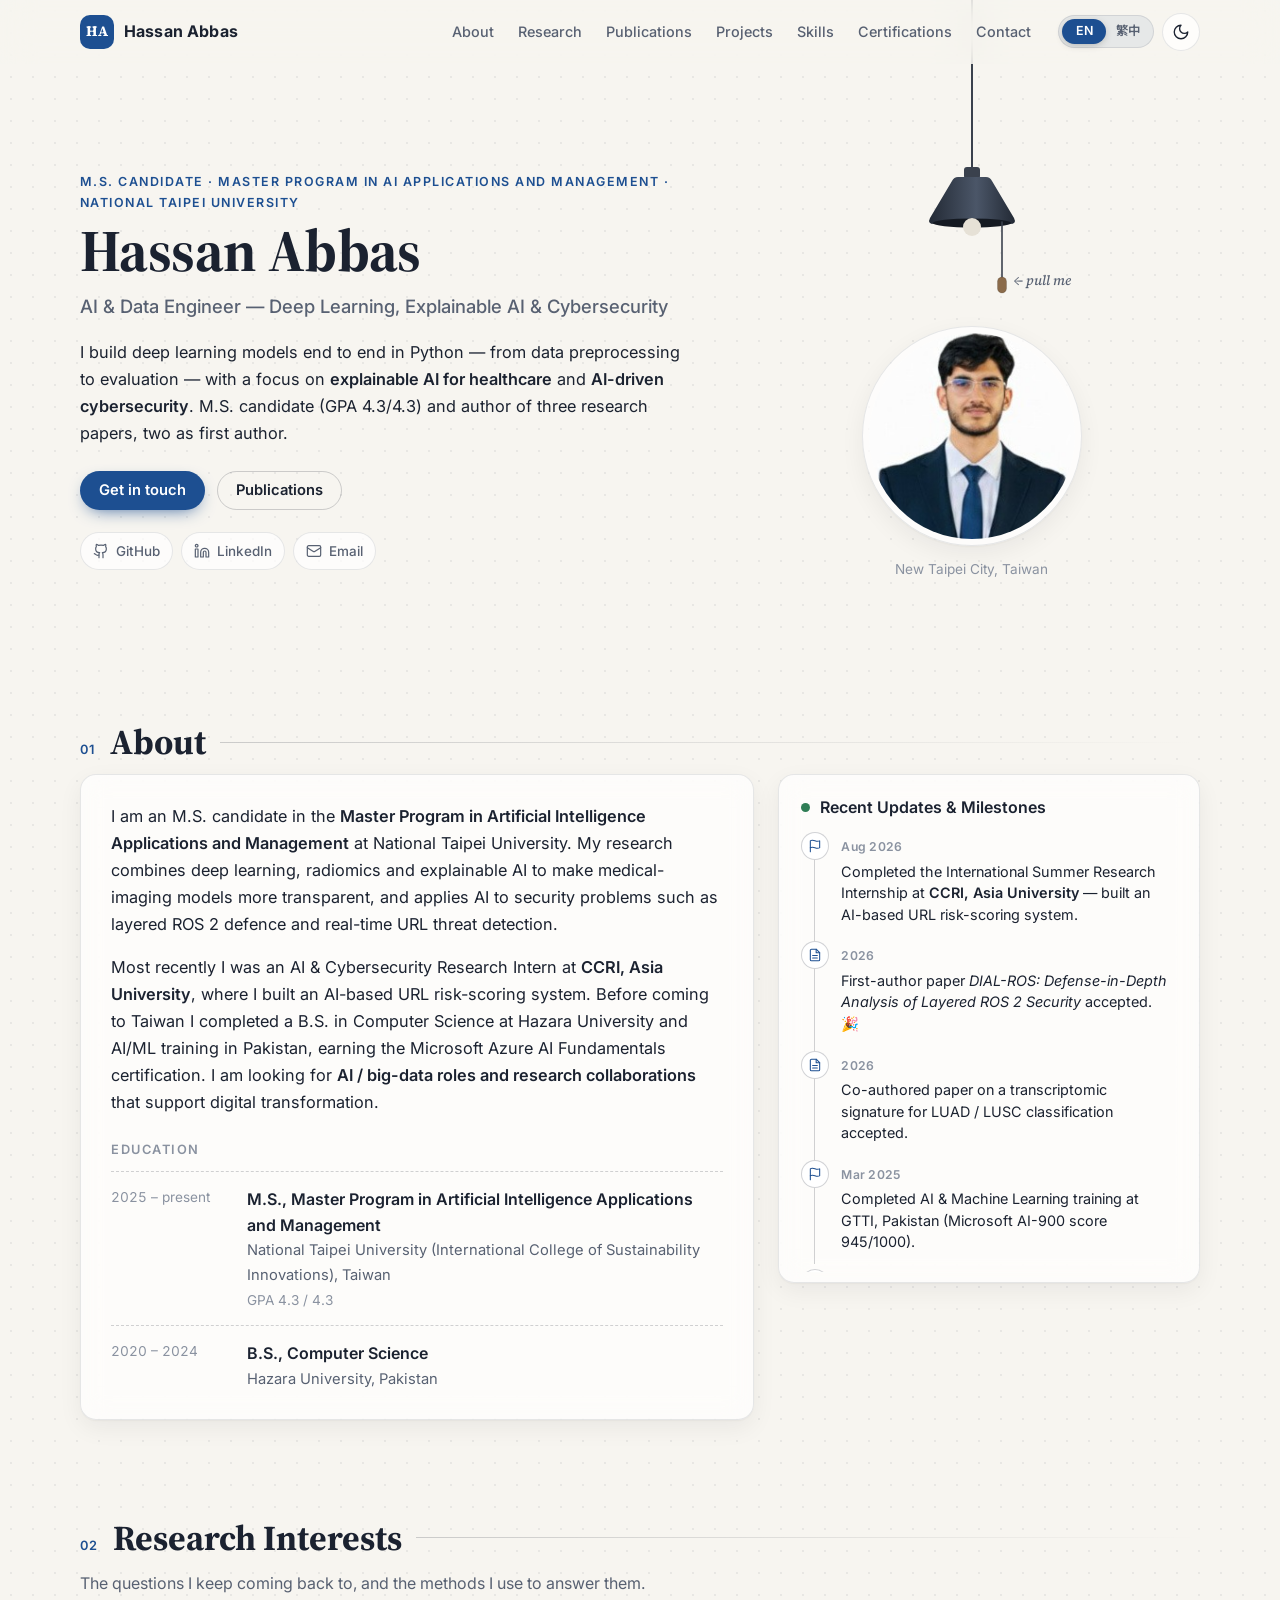
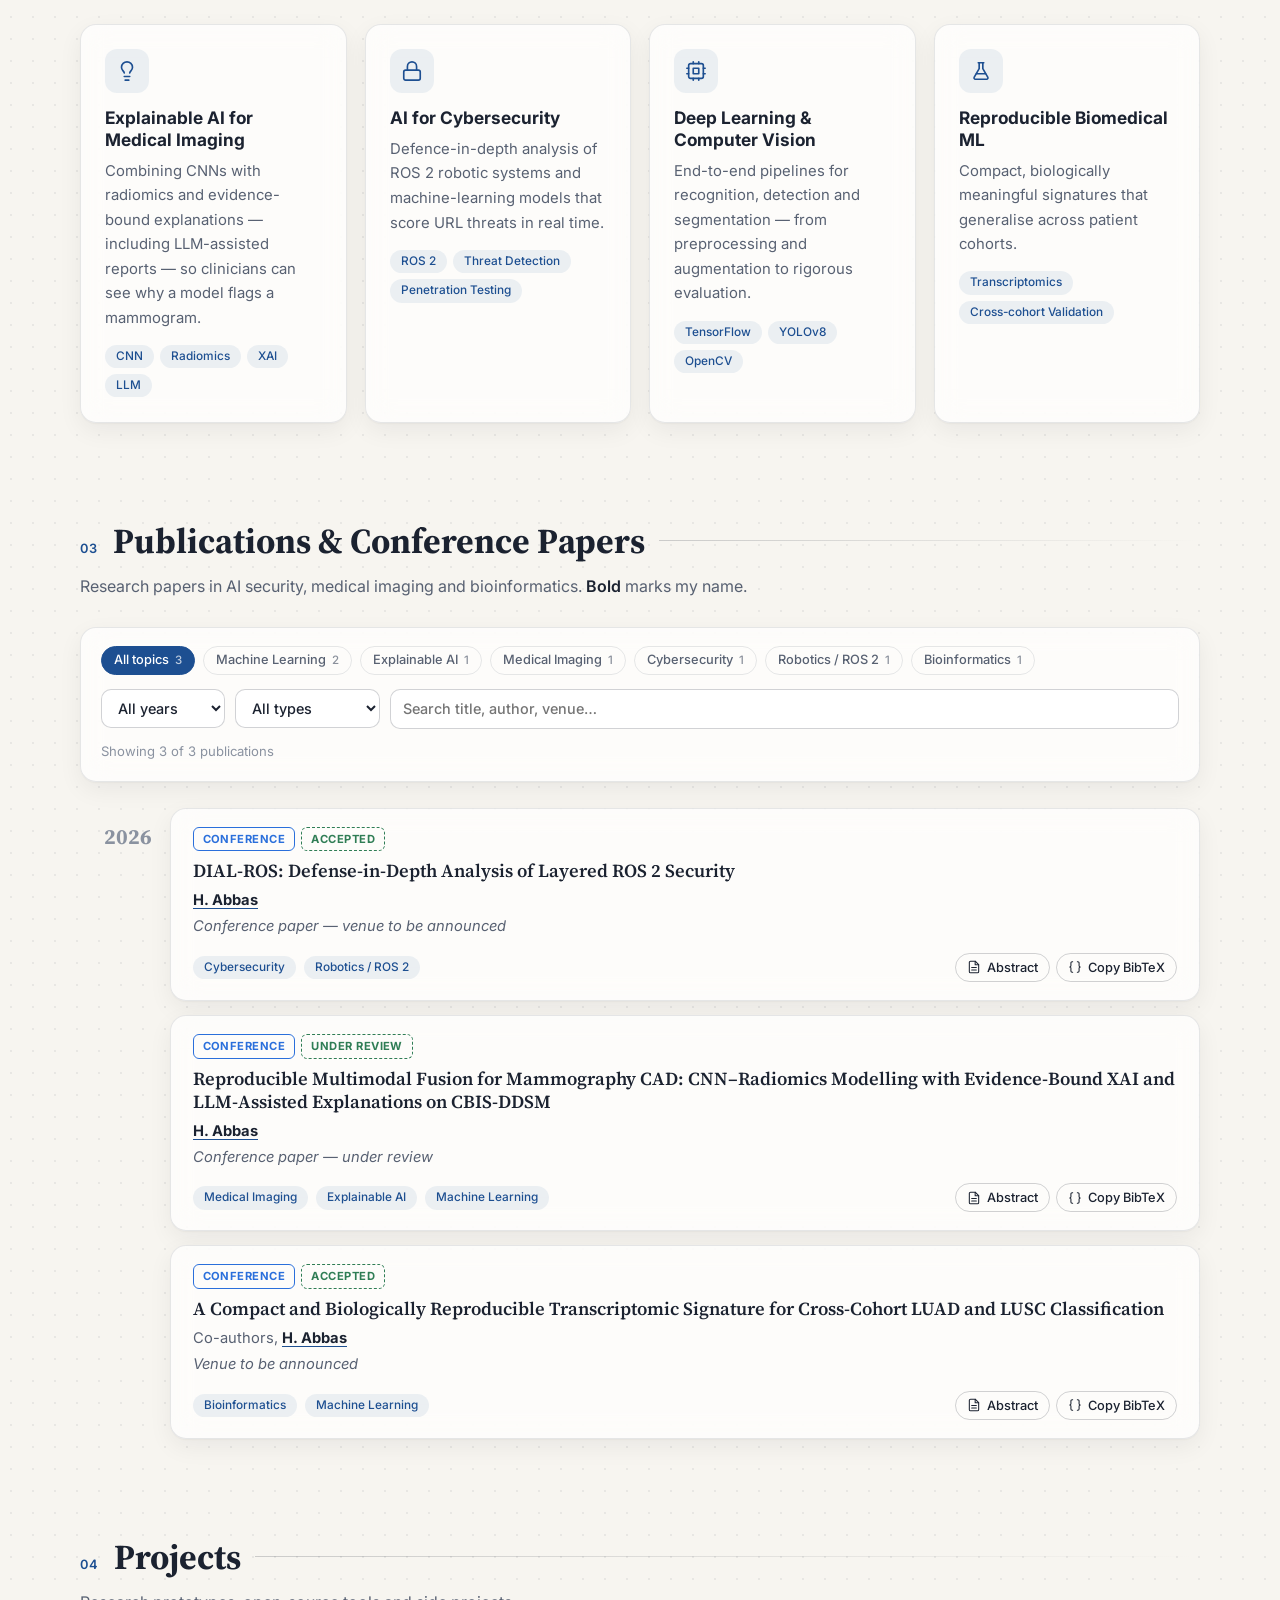
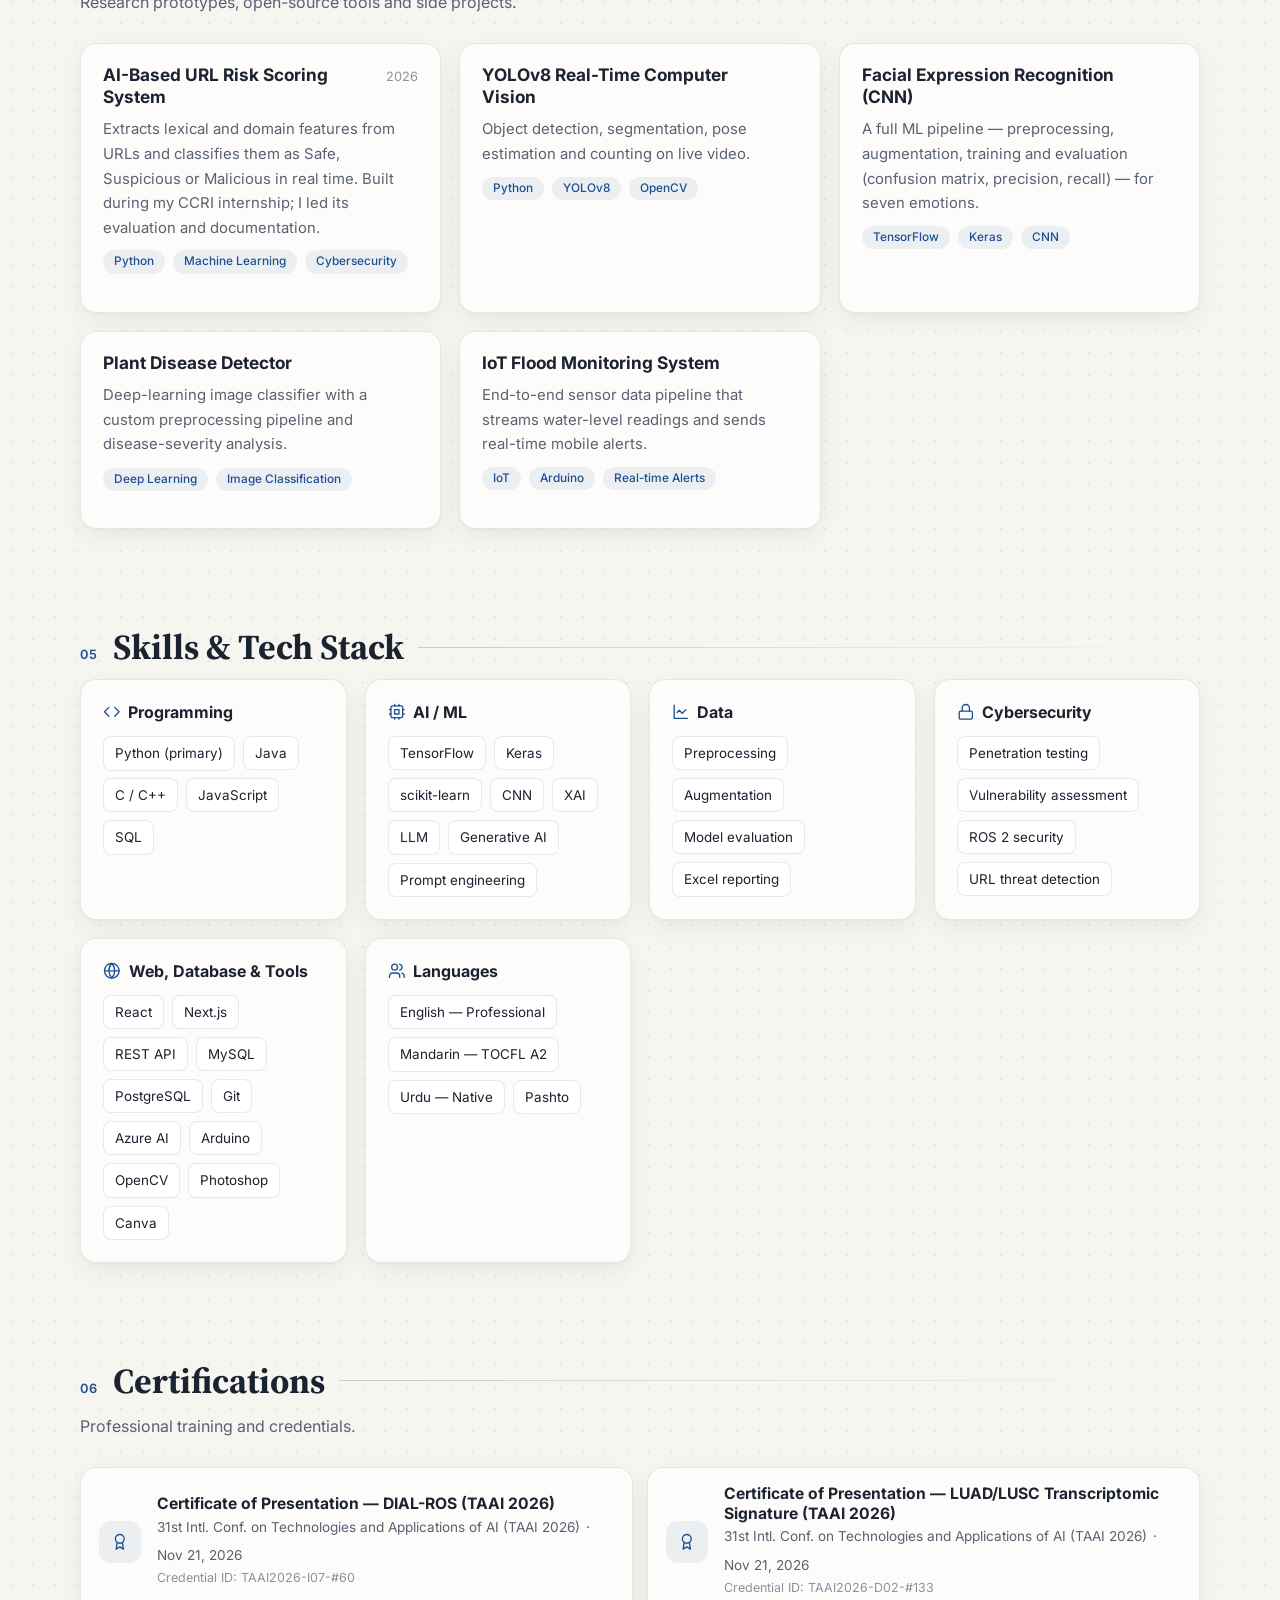
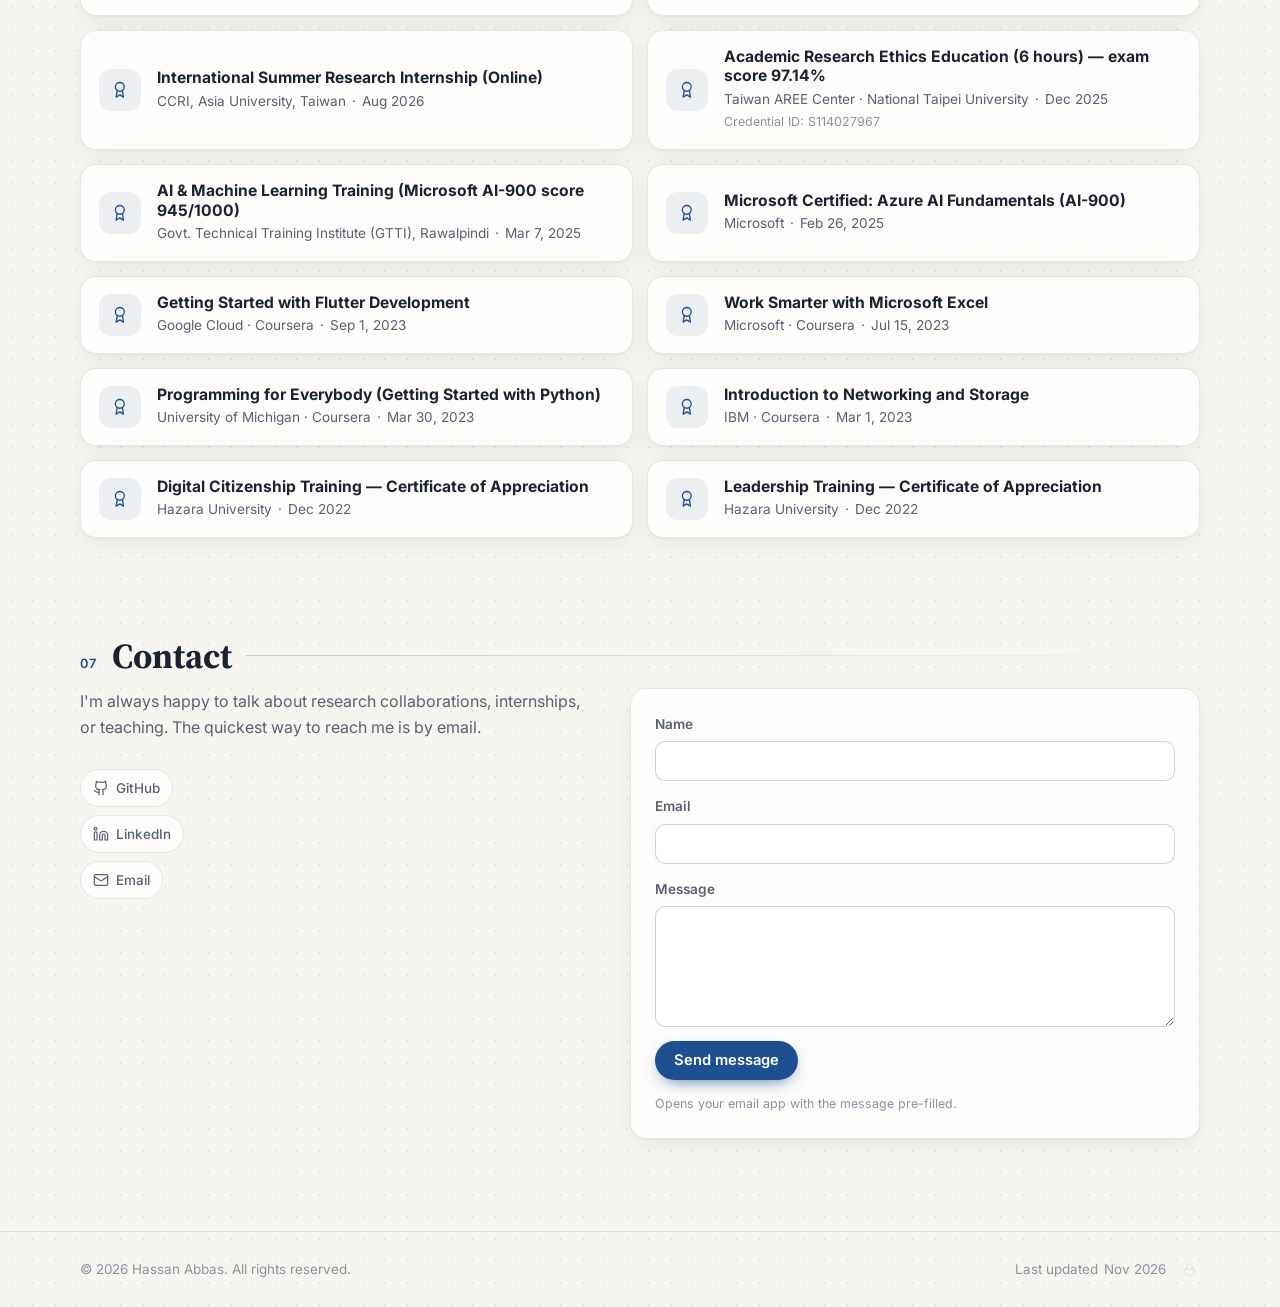
<file: index.html>
<!DOCTYPE html>
<html lang="en" data-theme="light">
<head>
  <meta charset="UTF-8" />
  <meta name="viewport" content="width=device-width, initial-scale=1" />

  <!-- ✏️ EDIT: page title + description (shown in Google results & link previews) -->
  <title>Hassan Abbas · AI &amp; Data Researcher</title>
  <meta name="description" content="Hassan Abbas — AI &amp; data researcher at National Taipei University: research interests, publications, projects and certifications." />
  <meta name="theme-color" content="#f7f5f0" />

  <!-- Decide theme + mark JS before first paint (prevents a white flash in dark mode) -->
  <script>
    (function () {
      var root = document.documentElement;
      root.classList.add('js');
      try {
        var t = localStorage.getItem('theme');
        if (!t) t = window.matchMedia('(prefers-color-scheme: dark)').matches ? 'dark' : 'light';
        root.setAttribute('data-theme', t);
      } catch (e) {}
    })();
  </script>

  <!-- Fonts: Inter + Noto Sans TC (body), Source Serif 4 + Noto Serif TC (headings) -->
  <link rel="preconnect" href="https://fonts.googleapis.com" />
  <link rel="preconnect" href="https://fonts.gstatic.com" crossorigin />
  <link rel="stylesheet" href="https://fonts.googleapis.com/css2?family=Inter:wght@400;500;600;700&family=Noto+Sans+TC:wght@400;500;700&family=Noto+Serif+TC:wght@600;700&family=Source+Serif+4:opsz,wght@8..60,600;8..60,700&display=swap" />

  <link rel="stylesheet" href="style.css" />
  <script src="script.js" defer></script>
</head>

<body>
  <a class="skip-link" href="#main" data-i18n="a11y.skip">Skip to content</a>

  <!-- =====================================================
       TOP NAVIGATION
  ====================================================== -->
  <header class="topnav" id="topnav">
    <div class="container nav-inner">
      <a class="brand" href="#hero">
        <!-- ✏️ EDIT: your initials -->
        <span class="brand-mark" aria-hidden="true">HA</span>
        <span class="brand-name" data-i18n="hero.name">Hassan Abbas</span>
      </a>

      <nav class="nav-links" id="navLinks" aria-label="Primary">
        <a href="#about" data-i18n="nav.about">About</a>
        <a href="#research" data-i18n="nav.research">Research</a>
        <a href="#publications" data-i18n="nav.publications">Publications</a>
        <a href="#projects" data-i18n="nav.projects">Projects</a>
        <a href="#skills" data-i18n="nav.skills">Skills</a>
        <a href="#certifications" data-i18n="nav.certifications">Certifications</a>
        <a href="#contact" data-i18n="nav.contact">Contact</a>
      </nav>

      <div class="nav-actions">
        <!-- Language switch (EN / 繁中) -->
        <div class="lang-switch" id="langSwitch" role="group" aria-label="Language / 語言" data-active="en">
          <button type="button" class="lang-btn" data-lang="en" aria-pressed="true">EN</button>
          <button type="button" class="lang-btn" data-lang="zh" aria-pressed="false" lang="zh-Hant-TW">繁中</button>
        </div>
        <!-- Small theme button (keyboard-friendly; mirrors the lamp once you scroll away) -->
        <button type="button" class="icon-btn" id="themeBtn" aria-label="Toggle theme"></button>
        <button type="button" class="icon-btn menu-btn" id="menuBtn" aria-expanded="false" aria-controls="navLinks" aria-label="Menu">
          <span class="menu-bars" aria-hidden="true"></span>
        </button>
      </div>
    </div>
  </header>

  <main id="main">
    <!-- =====================================================
         HERO / BIO
    ====================================================== -->
    <section class="hero" id="hero" aria-labelledby="heroName">
      <div class="container hero-grid">
        <div class="hero-text reveal">
          <!-- ✏️ EDIT: all hero text lives in the I18N dictionary in script.js (keys "hero.*").
               The text here is only a fallback shown before JS loads. -->
          <p class="eyebrow" data-i18n="hero.eyebrow">M.S. Candidate · AI Applications and Management · National Taipei University</p>
          <h1 class="hero-name" id="heroName" data-i18n="hero.name">Hassan Abbas</h1>
          <p class="hero-title" data-i18n="hero.title">Researcher in Machine Learning &amp; Human–Computer Interaction</p>
          <p class="hero-bio" data-i18n-html="hero.bio">I study how intelligent systems can be made more trustworthy and useful for people.</p>

          <div class="hero-cta">
            <a class="btn btn-primary" href="#contact" data-i18n="hero.contact">Get in touch</a>
            <a class="btn btn-ghost" href="#publications" data-i18n="nav.publications">Publications</a>
          </div>

          <!-- Social & academic links (generated from CONFIG.links in script.js) -->
          <ul class="social-links" data-social aria-label="Academic and social links"></ul>
        </div>

        <div class="hero-visual">
          <!-- ============ HANGING LAMP (pull the cord to toggle dark/light) ============ -->
          <div class="lamp-anchor">
            <div class="lamp" id="lamp">
              <div class="lamp-wire" aria-hidden="true"></div>
              <div class="lamp-beam" aria-hidden="true"></div>

              <svg class="lamp-svg" viewBox="0 0 140 170" width="140" height="170">
                <defs>
                  <linearGradient id="shadeGrad" x1="0" y1="0" x2="1" y2="0">
                    <stop offset="0" class="shade-stop-a" />
                    <stop offset="0.55" class="shade-stop-b" />
                    <stop offset="1" class="shade-stop-a" />
                  </linearGradient>
                  <radialGradient id="haloGrad">
                    <stop offset="0" stop-color="#fff1cf" stop-opacity="0.95" />
                    <stop offset="0.35" stop-color="#ffc56b" stop-opacity="0.45" />
                    <stop offset="1" stop-color="#ffb04d" stop-opacity="0" />
                  </radialGradient>
                </defs>

                <circle class="lamp-halo" cx="70" cy="60" r="48" fill="url(#haloGrad)" />
                <rect class="lamp-cap" x="62" y="0" width="16" height="12" rx="3" />
                <path class="lamp-shade" fill="url(#shadeGrad)"
                      d="M56 10 H84 Q88 10 90 14 L112 51 Q115 57 108 57 H32 Q25 57 28 51 L50 14 Q52 10 56 10 Z" />
                <ellipse class="lamp-rim" cx="70" cy="56" rx="39" ry="4.5" />
                <circle class="lamp-bulb" cx="70" cy="60" r="9" />

                <!-- Pull cord: drag down (or click / press Enter) -->
                <g class="lamp-pull" id="lampPull" tabindex="0" role="button" aria-pressed="false" aria-label="Pull the lamp cord to toggle dark mode">
                  <line class="lamp-cord" id="lampCord" x1="100" y1="55" x2="100" y2="112" />
                  <g id="lampBead">
                    <rect class="lamp-bead" x="95.5" y="110" width="9" height="16" rx="4.5" />
                    <rect class="lamp-hit" x="82" y="70" width="36" height="72" fill="transparent" />
                  </g>
                </g>
              </svg>

              <span class="lamp-hint" id="lampHint" aria-hidden="true" data-i18n="hero.pullHint">← pull me</span>
            </div>
          </div>

          <figure class="portrait">
            <!-- ✏️ EDIT: put your photo at assets/profile.jpg (square works best).
                 If the image is missing, your initials are shown instead. -->
            <div class="portrait-frame" data-initials="HA">
              <img src="assets/profile.jpg" alt="Portrait of Hassan Abbas" width="220" height="220"
                   onerror="this.closest('.portrait').classList.add('no-photo'); this.remove();" />
            </div>
            <figcaption data-i18n="hero.caption">Taipei, Taiwan</figcaption>
          </figure>
        </div>
      </div>
    </section>

    <!-- =====================================================
         01 · ABOUT + RECENT UPDATES
    ====================================================== -->
    <section class="section" id="about" aria-labelledby="aboutTitle">
      <div class="container">
        <header class="section-head reveal">
          <span class="section-index">01</span>
          <h2 id="aboutTitle" data-i18n="about.heading">About</h2>
        </header>

        <div class="about-grid">
          <div class="card about-main reveal">
            <!-- ✏️ EDIT: text in I18N ("about.p1", "about.p2") -->
            <p data-i18n-html="about.p1">Longer biography paragraph.</p>
            <p data-i18n-html="about.p2">Second paragraph.</p>
            <h3 class="sub-head" data-i18n="about.eduHeading">Education</h3>
            <!-- Generated from EDUCATION in script.js -->
            <ol class="edu-list" id="eduList"></ol>
          </div>

          <aside class="card news reveal" aria-labelledby="newsTitle">
            <h3 class="news-title" id="newsTitle">
              <span class="pulse-dot" aria-hidden="true"></span>
              <span data-i18n="news.heading">Recent Updates &amp; Milestones</span>
            </h3>
            <!-- Generated from NEWS in script.js -->
            <ol class="news-list" id="newsList"></ol>
          </aside>
        </div>
      </div>
    </section>

    <!-- =====================================================
         02 · RESEARCH INTERESTS
    ====================================================== -->
    <section class="section" id="research" aria-labelledby="researchTitle">
      <div class="container">
        <header class="section-head reveal">
          <span class="section-index">02</span>
          <h2 id="researchTitle" data-i18n="research.heading">Research Interests</h2>
        </header>
        <p class="section-lead reveal" data-i18n="research.lead">Questions I keep coming back to.</p>
        <!-- Generated from RESEARCH in script.js -->
        <div class="research-grid reveal" id="researchGrid"></div>
      </div>
    </section>

    <!-- =====================================================
         03 · PUBLICATIONS (filter + BibTeX + abstract modal)
    ====================================================== -->
    <section class="section" id="publications" aria-labelledby="pubsTitle">
      <div class="container">
        <header class="section-head reveal">
          <span class="section-index">03</span>
          <h2 id="pubsTitle" data-i18n="pubs.heading">Publications &amp; Conference Papers</h2>
        </header>
        <p class="section-lead reveal" data-i18n-html="pubs.lead">Peer-reviewed papers, preprints and talks.</p>

        <div class="card pub-controls reveal">
          <div class="chip-row" id="topicFilters" role="group" aria-label="Filter by topic"></div>
          <div class="pub-controls-row">
            <label class="field-select">
              <span class="sr-only" data-i18n="pubs.yearLabel">Year</span>
              <select id="yearFilter"></select>
            </label>
            <label class="field-select">
              <span class="sr-only" data-i18n="pubs.typeLabel">Type</span>
              <select id="typeFilter"></select>
            </label>
            <label class="field-search">
              <span class="sr-only" data-i18n="pubs.searchLabel">Search publications</span>
              <input type="search" id="pubSearch" autocomplete="off"
                     data-i18n-attr="placeholder:pubs.search" placeholder="Search title, author, venue…" />
            </label>
          </div>
          <p class="pub-count" id="pubCount" aria-live="polite"></p>
        </div>

        <!-- Generated from PUBLICATIONS in script.js -->
        <ol class="pub-list" id="pubList"></ol>
      </div>
    </section>

    <!-- =====================================================
         04 · PROJECTS
    ====================================================== -->
    <section class="section" id="projects" aria-labelledby="projectsTitle">
      <div class="container">
        <header class="section-head reveal">
          <span class="section-index">04</span>
          <h2 id="projectsTitle" data-i18n="projects.heading">Projects</h2>
        </header>
        <p class="section-lead reveal" data-i18n="projects.lead">Selected research prototypes and tools.</p>
        <!-- Generated from PROJECTS in script.js -->
        <div class="project-grid reveal" id="projectGrid"></div>
      </div>
    </section>

    <!-- =====================================================
         05 · SKILLS / TECH STACK
    ====================================================== -->
    <section class="section" id="skills" aria-labelledby="skillsTitle">
      <div class="container">
        <header class="section-head reveal">
          <span class="section-index">05</span>
          <h2 id="skillsTitle" data-i18n="skills.heading">Skills &amp; Tech Stack</h2>
        </header>
        <!-- Generated from SKILLS in script.js -->
        <div class="skills-grid reveal" id="skillsGrid"></div>
      </div>
    </section>

    <!-- =====================================================
         06 · CERTIFICATIONS (public: names only; files only in admin mode)
    ====================================================== -->
    <section class="section" id="certifications" aria-labelledby="certsTitle">
      <div class="container">
        <header class="section-head reveal">
          <span class="section-index">06</span>
          <h2 id="certsTitle" data-i18n="certs.heading">Certifications</h2>
        </header>
        <p class="section-lead reveal" data-i18n="certs.lead">Professional training and credentials.</p>
        <!-- Generated from CERTIFICATIONS in script.js -->
        <ul class="cert-list reveal" id="certList"></ul>
      </div>
    </section>

    <!-- =====================================================
         07 · CONTACT
    ====================================================== -->
    <section class="section" id="contact" aria-labelledby="contactTitle">
      <div class="container">
        <header class="section-head reveal">
          <span class="section-index">07</span>
          <h2 id="contactTitle" data-i18n="contact.heading">Contact</h2>
        </header>

        <div class="contact-grid">
          <div class="reveal">
            <p class="section-lead" data-i18n="contact.lead">I'm happy to talk about research collaborations.</p>
            <ul class="social-links social-links--stacked" data-social aria-label="Academic and social links"></ul>
          </div>

          <form class="card contact-form reveal" id="contactForm" novalidate>
            <label>
              <span data-i18n="contact.name">Name</span>
              <input type="text" name="name" required autocomplete="name" />
            </label>
            <label>
              <span data-i18n="contact.email">Email</span>
              <input type="email" name="email" required autocomplete="email" />
            </label>
            <label>
              <span data-i18n="contact.message">Message</span>
              <textarea name="message" rows="5" required></textarea>
            </label>
            <button type="submit" class="btn btn-primary" data-i18n="contact.send">Send message</button>
            <p class="form-note" data-i18n="contact.note">Opens your email app.</p>
          </form>
        </div>
      </div>
    </section>
  </main>

  <!-- =====================================================
       FOOTER (contains the hidden vault lock icon)
  ====================================================== -->
  <footer class="footer">
    <div class="container footer-inner">
      <p>© <span id="year"></span> <span data-i18n="hero.name">Hassan Abbas</span>. <span data-i18n="footer.rights">All rights reserved.</span></p>
      <p class="footer-meta">
        <span data-i18n="footer.updated">Last updated</span> <span id="lastUpdated"></span>
        <!-- Hidden admin trigger: a faint lock icon. Shortcut: Ctrl/⌘ + Shift + L -->
        <button type="button" class="vault-trigger" id="vaultTrigger" aria-label="Private vault"></button>
      </p>
    </div>
  </footer>

  <!-- =====================================================
       DIALOGS, ADMIN BAR, TOAST
  ====================================================== -->
  <dialog class="modal" id="infoModal" aria-labelledby="infoModalTitle">
    <div class="modal-card">
      <header class="modal-head">
        <h3 id="infoModalTitle"></h3>
        <button type="button" class="icon-btn" data-close data-i18n-attr="aria-label:modal.close" aria-label="Close"></button>
      </header>
      <div class="modal-body" id="infoModalBody"></div>
    </div>
  </dialog>

  <dialog class="modal modal-sm" id="adminModal" aria-labelledby="adminTitle">
    <form class="modal-card" id="adminForm">
      <header class="modal-head">
        <h3 id="adminTitle" data-i18n="admin.title">Private vault</h3>
        <button type="button" class="icon-btn" data-close data-i18n-attr="aria-label:modal.close" aria-label="Close"></button>
      </header>
      <div class="modal-body">
        <p class="muted" data-i18n="admin.desc">Enter your password to decrypt certificate files on this device.</p>
        <label class="field">
          <span data-i18n="admin.passLabel">Password</span>
          <input type="password" id="adminPass" autocomplete="off" required />
        </label>
        <p class="form-error" id="adminError" role="alert"></p>
        <div class="modal-actions">
          <button type="button" class="btn btn-ghost" data-close data-i18n="admin.cancel">Cancel</button>
          <button type="submit" class="btn btn-primary" id="adminSubmit" data-i18n="admin.unlock">Unlock</button>
        </div>
      </div>
    </form>
  </dialog>

  <div class="admin-bar" id="adminBar" hidden>
    <span class="admin-bar-dot" aria-hidden="true"></span>
    <span data-i18n="admin.badge">Admin mode</span>
    <button type="button" id="adminLock" data-i18n="admin.lock">Lock</button>
  </div>

  <div class="toast" id="toast" role="status" aria-live="polite"></div>
</body>
</html>
</file>
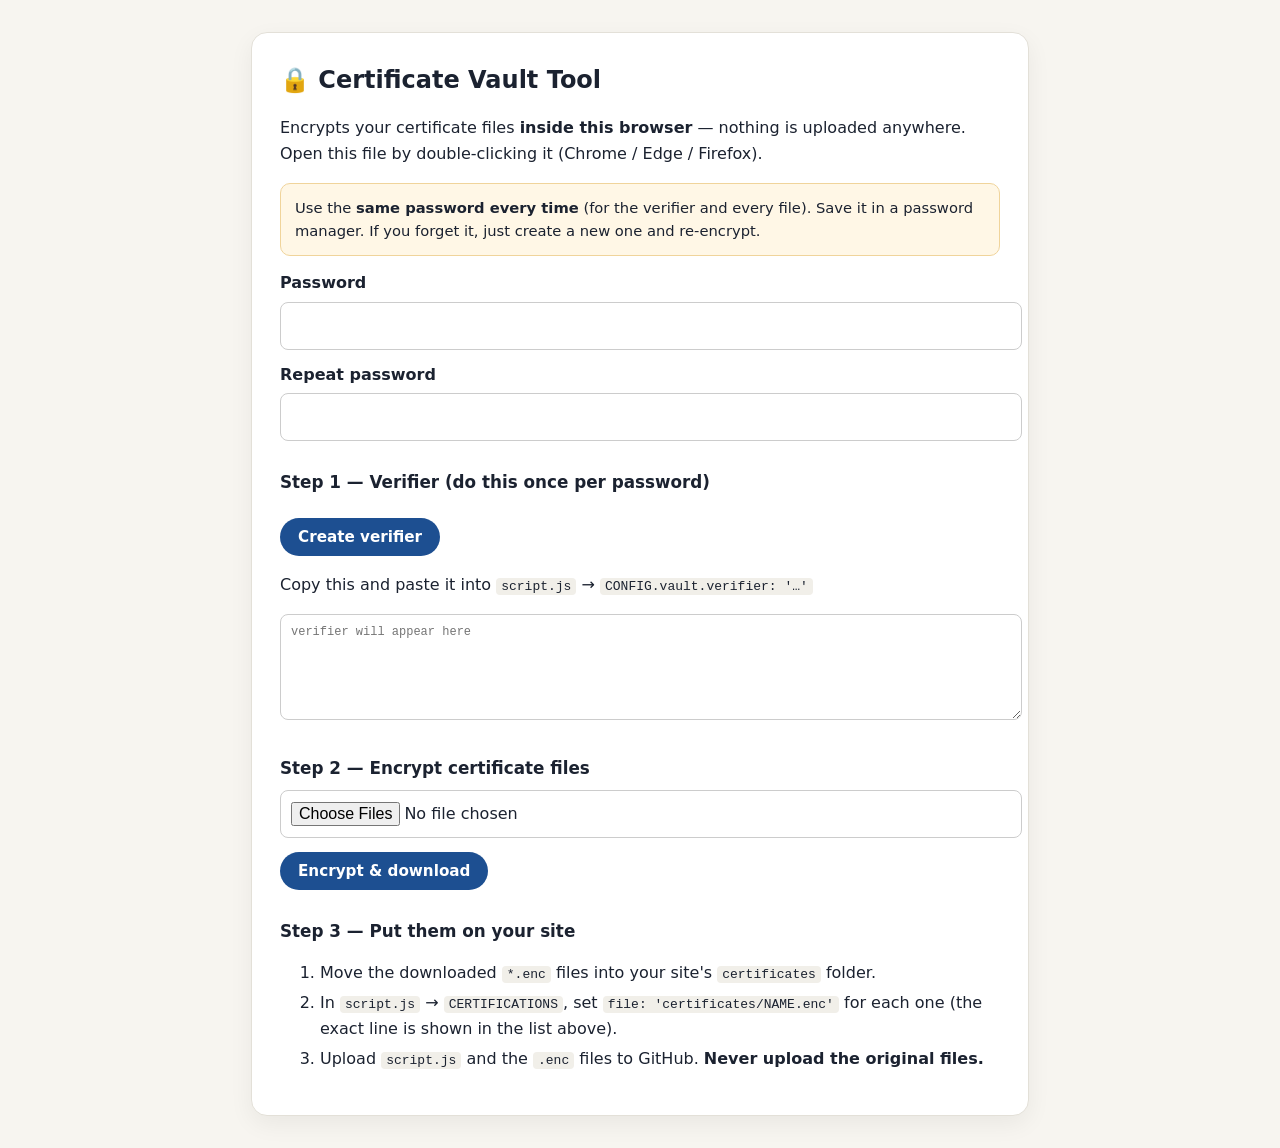
<file: tools/vault-tool.html>
<!DOCTYPE html>
<html lang="en">
<head>
<meta charset="UTF-8">
<meta name="viewport" content="width=device-width, initial-scale=1">
<title>Certificate Vault Tool — encrypt files locally</title>
<style>
  body{font-family:system-ui,-apple-system,"Segoe UI",sans-serif;background:#f7f5f0;color:#1b2230;margin:0;padding:32px 16px;line-height:1.6}
  main{max-width:720px;margin:auto;background:#fff;border:1px solid #e3e0d8;border-radius:16px;padding:28px;box-shadow:0 8px 24px rgba(0,0,0,.06)}
  h1{margin-top:0;font-size:1.5rem}
  h2{font-size:1.05rem;margin:28px 0 8px}
  label{display:block;font-weight:600;margin:12px 0 6px}
  input[type=password],input[type=file]{width:100%;padding:10px;border:1px solid #ccc;border-radius:8px;font:inherit}
  button{margin-top:14px;padding:10px 18px;border:0;border-radius:999px;background:#1d4f91;color:#fff;font:600 .95rem system-ui;cursor:pointer}
  button[disabled]{opacity:.5;cursor:progress}
  textarea{width:100%;height:84px;font:12px ui-monospace,Consolas,monospace;padding:10px;border-radius:8px;border:1px solid #ccc}
  .note{background:#fff7e6;border:1px solid #f0d49b;border-radius:10px;padding:12px 14px;font-size:.92rem}
  .ok{color:#2f7d55}.err{color:#b3261e}
  ol li{margin-bottom:4px}
  code{background:#f1efe9;padding:1px 5px;border-radius:4px}
</style>
</head>
<body>
<main>
  <h1>🔒 Certificate Vault Tool</h1>
  <p>Encrypts your certificate files <strong>inside this browser</strong> — nothing is uploaded anywhere.
     Open this file by double-clicking it (Chrome / Edge / Firefox).</p>
  <p class="note">Use the <strong>same password every time</strong> (for the verifier and every file).
     Save it in a password manager. If you forget it, just create a new one and re-encrypt.</p>

  <label for="pass">Password</label>
  <input type="password" id="pass" autocomplete="new-password">
  <label for="pass2">Repeat password</label>
  <input type="password" id="pass2" autocomplete="new-password">

  <h2>Step 1 — Verifier (do this once per password)</h2>
  <button id="mkVerifier">Create verifier</button>
  <p>Copy this and paste it into <code>script.js</code> → <code>CONFIG.vault.verifier: '…'</code></p>
  <textarea id="verifierOut" readonly placeholder="verifier will appear here"></textarea>

  <h2>Step 2 — Encrypt certificate files</h2>
  <input type="file" id="files" multiple accept=".pdf,.png,.jpg,.jpeg,.webp">
  <button id="encryptBtn">Encrypt &amp; download</button>
  <ol id="log"></ol>

  <h2>Step 3 — Put them on your site</h2>
  <ol>
    <li>Move the downloaded <code>*.enc</code> files into your site's <code>certificates</code> folder.</li>
    <li>In <code>script.js</code> → <code>CERTIFICATIONS</code>, set <code>file: 'certificates/NAME.enc'</code> for each one
        (the exact line is shown in the list above).</li>
    <li>Upload <code>script.js</code> and the <code>.enc</code> files to GitHub. <strong>Never upload the original files.</strong></li>
  </ol>
</main>

<script>
/* Same format as script.js: [16-byte salt][12-byte IV][AES-256-GCM ciphertext+tag],
   key = PBKDF2-SHA256(passphrase, salt, 600000). */
const ITERATIONS = 600000;
const VERIFIER_TEXT = 'portfolio-vault-ok';
const $ = (id) => document.getElementById(id);

function getPass() {
  const a = $('pass').value, b = $('pass2').value;
  if (!a) { alert('Please enter a password.'); return null; }
  if (a !== b) { alert('The two passwords do not match.'); return null; }
  if (a.length < 8 && !confirm('This password is short and easy to guess. Continue anyway?')) return null;
  return a;
}

async function encrypt(bytes, pass) {
  const salt = crypto.getRandomValues(new Uint8Array(16));
  const iv = crypto.getRandomValues(new Uint8Array(12));
  const base = await crypto.subtle.importKey('raw', new TextEncoder().encode(pass), 'PBKDF2', false, ['deriveKey']);
  const key = await crypto.subtle.deriveKey({ name: 'PBKDF2', salt, iterations: ITERATIONS, hash: 'SHA-256' },
    base, { name: 'AES-GCM', length: 256 }, false, ['encrypt']);
  const ct = new Uint8Array(await crypto.subtle.encrypt({ name: 'AES-GCM', iv }, key, bytes));
  const out = new Uint8Array(28 + ct.length);
  out.set(salt, 0); out.set(iv, 16); out.set(ct, 28);
  return out;
}

/* Safe file name: lowercase, spaces/commas → dashes */
function safeName(name) {
  const dot = name.lastIndexOf('.');
  const base = (dot > 0 ? name.slice(0, dot) : name).toLowerCase().replace(/[^a-z0-9]+/g, '-').replace(/^-|-$/g, '');
  const ext = dot > 0 ? name.slice(dot + 1).toLowerCase() : 'bin';
  return `${base || 'file'}.${ext}.enc`;
}

if (!window.crypto || !crypto.subtle) {
  document.querySelector('main').insertAdjacentHTML('afterbegin',
    '<p class="err">This browser cannot encrypt here. Please open this file in Chrome, Edge or Firefox.</p>');
}

$('mkVerifier').onclick = async () => {
  const pass = getPass(); if (!pass) return;
  const v = await encrypt(new TextEncoder().encode(VERIFIER_TEXT), pass);
  $('verifierOut').value = btoa(String.fromCharCode(...v));
  $('verifierOut').select();
};

$('encryptBtn').onclick = async () => {
  const pass = getPass(); if (!pass) return;
  const files = [...$('files').files];
  if (!files.length) { alert('Choose one or more files first.'); return; }
  $('encryptBtn').disabled = true;
  for (const f of files) {
    const li = document.createElement('li');
    li.textContent = `Encrypting ${f.name}…`;
    $('log').appendChild(li);
    try {
      const enc = await encrypt(new Uint8Array(await f.arrayBuffer()), pass);
      const name = safeName(f.name);
      const a = document.createElement('a');
      a.href = URL.createObjectURL(new Blob([enc], { type: 'application/octet-stream' }));
      a.download = name;
      document.body.appendChild(a); a.click(); a.remove();
      li.innerHTML = `<span class="ok">✓</span> ${f.name} → <strong>${name}</strong><br><code>file: 'certificates/${name}',</code>`;
    } catch (e) {
      li.innerHTML = `<span class="err">✗ ${f.name}: ${e.message}</span>`;
    }
  }
  $('encryptBtn').disabled = false;
};
</script>
</body>
</html>
</file>
<file: style.css>
/* =========================================================================
   style.css — Academic Research Portfolio
   -------------------------------------------------------------------------
   1.  Theme tokens (Light = "academic paper", Dark = "warm study lamp")
   2.  Base & typography
   3.  Layout helpers, buttons, cards
   4.  Top navigation + language switch
   5.  Hero + hanging lamp
   6.  Sections: about / news / research / publications / projects /
       skills / certifications / contact / footer
   7.  Modals, admin bar, toast
   8.  Animations & reveal
   9.  Responsive
   10. Reduced motion & print
   ✏️  To re-brand, you usually only need to edit section 1.
========================================================================= */

/* =====================
   1. THEME TOKENS
===================== */
:root{
  /* Layout */
  --nav-h: 64px;
  --hero-pt: 72px;           /* hero top padding (the lamp wire uses this) */
  --container: 1120px;
  --radius: 16px;
  --radius-sm: 10px;

  /* Typography */
  --font-sans: "Inter", "Noto Sans TC", system-ui, -apple-system, "Segoe UI", "PingFang TC", "Microsoft JhengHei", sans-serif;
  --font-serif: "Source Serif 4", "Noto Serif TC", Georgia, "Times New Roman", serif;
  --font-mono: ui-monospace, "SFMono-Regular", Menlo, Consolas, monospace;

  /* ✏️ LIGHT MODE — crisp academic paper */
  --bg: #f7f5f0;
  --bg-dot: rgba(30, 40, 60, 0.07);
  --surface: rgba(255, 255, 255, 0.72);
  --surface-strong: #ffffff;
  --text: #1b2230;
  --muted: #586172;
  --faint: #8a92a0;
  --primary: #1d4f91;            /* academic navy */
  --primary-ink: #ffffff;        /* text on primary */
  --primary-soft: rgba(29, 79, 145, 0.08);
  --accent: #b0592f;
  --success: #2f7d55;
  --danger: #b3261e;
  --border: rgba(27, 34, 48, 0.10);
  --border-strong: rgba(27, 34, 48, 0.20);
  --shadow: 0 1px 2px rgba(20, 25, 35, 0.04), 0 8px 24px rgba(20, 25, 35, 0.06);
  --shadow-hover: 0 2px 4px rgba(20, 25, 35, 0.05), 0 18px 40px -10px rgba(20, 25, 35, 0.18);
  --shadow-lg: 0 30px 70px rgba(10, 15, 25, 0.25);
  --nav-bg: rgba(247, 245, 240, 0.78);
  --code-bg: #f1efe9;

  /* Lamp (light = switched OFF) */
  --wire: #3a414d;
  --shade-a: #232a35;
  --shade-b: #4b5668;
  --rim: #151a22;
  --bulb: #e6e1d6;
  --bead: #8b6b4a;
  --halo-op: 0;
  --beam-op: 0;

  color-scheme: light;
}

/* ✏️ DARK MODE — warm, cozy study-lamp glow */
[data-theme="dark"]{
  --bg: #13110f;
  --bg-dot: rgba(255, 220, 170, 0.035);
  --surface: rgba(38, 33, 28, 0.62);
  --surface-strong: #1f1b17;
  --text: #efe8dc;
  --muted: #b9ad9c;
  --faint: #857a6c;
  --primary: #f0b264;            /* lamplight amber */
  --primary-ink: #1a140d;
  --primary-soft: rgba(240, 178, 100, 0.12);
  --accent: #e08a5b;
  --success: #7fcf9f;
  --danger: #ff8a80;
  --border: rgba(255, 225, 180, 0.09);
  --border-strong: rgba(255, 225, 180, 0.20);
  --shadow: 0 1px 2px rgba(0, 0, 0, 0.3), 0 10px 30px rgba(0, 0, 0, 0.32);
  --shadow-hover: 0 2px 4px rgba(0, 0, 0, 0.35), 0 20px 48px -10px rgba(0, 0, 0, 0.6);
  --shadow-lg: 0 30px 80px rgba(0, 0, 0, 0.65);
  --nav-bg: rgba(19, 17, 15, 0.74);
  --code-bg: rgba(0, 0, 0, 0.35);

  /* Lamp (dark = switched ON) */
  --wire: #5a4c3d;
  --shade-a: #3b2d21;
  --shade-b: #7a5c3f;
  --rim: #ffd89b;
  --bulb: #fff6dc;
  --bead: #f0b264;
  --halo-op: 1;
  --beam-op: 1;

  color-scheme: dark;
}

/* =====================
   2. BASE & TYPOGRAPHY
===================== */
*, *::before, *::after{ box-sizing: border-box; }

html{
  scroll-behavior: smooth;
  -webkit-text-size-adjust: 100%;
}

body{
  margin: 0;
  font-family: var(--font-sans);
  font-size: 16px;
  line-height: 1.65;
  color: var(--text);
  background-color: var(--bg);
  /* subtle dotted "paper" texture */
  background-image: radial-gradient(var(--bg-dot) 1px, transparent 1px);
  background-size: 22px 22px;
  overflow-x: hidden;
  -webkit-font-smoothing: antialiased;
  transition: background-color .5s ease, color .5s ease;
}

/* Warm lamplight wash across the top of the page in dark mode */
[data-theme="dark"] body{
  background-image:
    radial-gradient(900px 620px at 72% 0%, rgba(255, 170, 80, 0.13), transparent 65%),
    radial-gradient(var(--bg-dot) 1px, transparent 1px);
  background-size: auto, 22px 22px;
  background-repeat: no-repeat, repeat;
}

/* Chinese text reads better with a bit more air */
html[lang^="zh"] body{ line-height: 1.8; letter-spacing: .02em; }

h1, h2, h3, h4{ line-height: 1.25; color: var(--text); }
a{ color: var(--primary); text-underline-offset: 3px; }
a:hover{ text-decoration-thickness: 2px; }
p{ margin: 0 0 1em; }
strong{ color: var(--text); font-weight: 600; }
code, pre{ font-family: var(--font-mono); }
img{ max-width: 100%; }
::selection{ background: var(--primary); color: var(--primary-ink); }

:focus-visible{
  outline: 2px solid var(--primary);
  outline-offset: 2px;
  border-radius: 6px;
}

.sr-only{
  position: absolute !important;
  width: 1px; height: 1px;
  overflow: hidden; clip: rect(0 0 0 0);
  white-space: nowrap; border: 0; padding: 0; margin: -1px;
}

.skip-link{
  position: absolute; left: 12px; top: -60px; z-index: 2000;
  background: var(--primary); color: var(--primary-ink);
  padding: 8px 14px; border-radius: 8px; text-decoration: none;
  transition: top .2s;
}
.skip-link:focus{ top: 12px; }

.muted{ color: var(--muted); }

.icon{
  width: 1.1em; height: 1.1em;
  flex: none; vertical-align: -0.18em;
}

/* =====================
   3. LAYOUT, BUTTONS, CARDS
===================== */
.container{
  width: min(var(--container), 100% - 48px);
  margin-inline: auto;
}

/* Glassmorphism card */
.card{
  background: var(--surface);
  border: 1px solid var(--border);
  border-radius: var(--radius);
  box-shadow: var(--shadow);
  -webkit-backdrop-filter: blur(14px) saturate(140%);
  backdrop-filter: blur(14px) saturate(140%);
  transition: background-color .5s ease, border-color .5s ease, box-shadow .25s ease, transform .25s ease;
}
.card.hoverable:hover{
  transform: translateY(-3px);
  box-shadow: var(--shadow-hover);
  border-color: var(--border-strong);
}

.btn{
  display: inline-flex; align-items: center; justify-content: center; gap: 8px;
  padding: 11px 18px;
  border-radius: 999px;
  font: 600 .92rem/1 var(--font-sans);
  text-decoration: none;
  border: 1px solid transparent;
  cursor: pointer;
  transition: transform .15s ease, box-shadow .2s ease, background-color .3s, color .3s, border-color .3s;
}
.btn:active{ transform: translateY(1px); }
.btn-primary{
  background: var(--primary); color: var(--primary-ink);
  box-shadow: 0 6px 18px -8px var(--primary);
}
.btn-primary:hover{ box-shadow: 0 10px 24px -8px var(--primary); text-decoration: none; }
.btn-ghost{
  background: transparent; color: var(--text);
  border-color: var(--border-strong);
}
.btn-ghost:hover{ background: var(--primary-soft); text-decoration: none; }
.btn[disabled]{ opacity: .6; cursor: progress; }

/* Small pill buttons used in publications, certificates, modals */
.btn-sm{
  display: inline-flex; align-items: center; gap: 6px;
  padding: 6px 11px;
  border-radius: 999px;
  border: 1px solid var(--border-strong);
  background: transparent;
  color: var(--text);
  font: 500 .8rem/1.2 var(--font-sans);
  text-decoration: none;
  cursor: pointer;
  transition: background-color .2s, border-color .2s, color .2s;
}
.btn-sm:hover{ background: var(--primary-soft); border-color: var(--primary); color: var(--primary); text-decoration: none; }
.btn-sm .icon{ width: 14px; height: 14px; }

.icon-btn{
  width: 38px; height: 38px;
  display: inline-grid; place-items: center;
  border-radius: 50%;
  border: 1px solid var(--border);
  background: var(--surface);
  color: var(--text);
  cursor: pointer;
  transition: background-color .2s, border-color .2s, transform .2s;
}
.icon-btn:hover{ background: var(--primary-soft); border-color: var(--border-strong); }
.icon-btn .icon{ width: 18px; height: 18px; }

/* Chips (topic filters, tags, skills) */
.chip-row{ display: flex; flex-wrap: wrap; gap: 8px; }
.chip, .tag{
  display: inline-flex; align-items: center; gap: 6px;
  padding: 5px 12px;
  border-radius: 999px;
  border: 1px solid var(--border);
  background: transparent;
  color: var(--muted);
  font: 500 .8rem/1.3 var(--font-sans);
  cursor: pointer;
  transition: all .2s ease;
}
.chip:hover, .tag:hover{ color: var(--primary); border-color: var(--primary); }
.chip[aria-pressed="true"]{
  background: var(--primary); border-color: var(--primary); color: var(--primary-ink);
}
.chip-count{ opacity: .7; font-size: .72rem; }
.tag{ padding: 3px 10px; font-size: .74rem; background: var(--primary-soft); border-color: transparent; color: var(--primary); }
.tag.static{ cursor: default; }

/* =====================
   4. TOP NAVIGATION
===================== */
.topnav{
  position: sticky; top: 0; z-index: 1000;
  height: var(--nav-h);
  background: var(--nav-bg);
  -webkit-backdrop-filter: blur(16px) saturate(160%);
  backdrop-filter: blur(16px) saturate(160%);
  border-bottom: 1px solid transparent;
  transition: border-color .3s, box-shadow .3s, background-color .5s;
}
.topnav.scrolled{
  border-bottom-color: var(--border);
  box-shadow: 0 10px 30px -20px rgba(0, 0, 0, .35);
}
.nav-inner{
  height: 100%;
  display: flex; align-items: center; gap: 16px;
}

.brand{
  display: flex; align-items: center; gap: 10px;
  margin-right: auto;
  color: var(--text); text-decoration: none;
  font-weight: 700; letter-spacing: .01em;
}
.brand:hover{ text-decoration: none; }
.brand-mark{
  width: 34px; height: 34px;
  display: grid; place-items: center;
  border-radius: 10px;
  background: var(--primary); color: var(--primary-ink);
  font: 700 .9rem/1 var(--font-serif);
  transition: background-color .5s, color .5s;
}

.nav-links{ display: flex; align-items: center; gap: 2px; }
.nav-links a{
  position: relative;
  padding: 8px 11px;
  border-radius: 8px;
  color: var(--muted);
  font-size: .9rem; font-weight: 500;
  text-decoration: none;
  white-space: nowrap;
  transition: color .2s, background-color .2s;
}
.nav-links a:hover{ color: var(--text); background: var(--primary-soft); }
.nav-links a.active{ color: var(--primary); }
.nav-links a.active::after{
  content: ""; position: absolute; left: 11px; right: 11px; bottom: 3px;
  height: 2px; border-radius: 2px; background: currentColor;
}

.nav-actions{ display: flex; align-items: center; gap: 8px; }

/* Language toggle with sliding thumb */
.lang-switch{
  position: relative;
  display: grid; grid-template-columns: 1fr 1fr;
  padding: 3px;
  border-radius: 999px;
  border: 1px solid var(--border);
  background: var(--primary-soft);
}
.lang-switch::before{
  content: "";
  position: absolute; top: 3px; bottom: 3px; left: 3px;
  width: calc(50% - 3px);
  border-radius: 999px;
  background: var(--primary);
  box-shadow: 0 2px 8px -2px rgba(0, 0, 0, .3);
  transition: transform .35s cubic-bezier(.3, 1.4, .5, 1), background-color .5s;
}
.lang-switch[data-active="zh"]::before{ transform: translateX(100%); }
.lang-btn{
  position: relative; z-index: 1;
  min-width: 44px;
  padding: 6px 10px;
  border: 0; border-radius: 999px;
  background: transparent;
  color: var(--muted);
  font: 600 .78rem/1 var(--font-sans);
  cursor: pointer;
  transition: color .3s;
}
.lang-btn[aria-pressed="true"]{ color: var(--primary-ink); }

.menu-btn{ display: none; }
.menu-bars, .menu-bars::before, .menu-bars::after{
  display: block; width: 16px; height: 2px; border-radius: 2px;
  background: currentColor; transition: transform .25s, opacity .2s;
}
.menu-bars{ position: relative; }
.menu-bars::before, .menu-bars::after{ content: ""; position: absolute; left: 0; }
.menu-bars::before{ top: -5px; }
.menu-bars::after{ top: 5px; }
.topnav.open .menu-bars{ background: transparent; }
.topnav.open .menu-bars::before{ transform: translateY(5px) rotate(45deg); }
.topnav.open .menu-bars::after{ transform: translateY(-5px) rotate(-45deg); }

/* =====================
   5. HERO + HANGING LAMP
===================== */
.hero{ position: relative; padding: var(--hero-pt) 0 56px; }

.hero-grid{
  display: grid;
  grid-template-columns: minmax(0, 1.35fr) minmax(0, 1fr);
  gap: 48px;
  align-items: start;
}
.hero-text{ padding-top: 36px; }

.eyebrow{
  margin: 0;
  color: var(--primary);
  font-size: .78rem; font-weight: 600;
  letter-spacing: .12em; text-transform: uppercase;
}
html[lang^="zh"] .eyebrow{ letter-spacing: .08em; }

.hero-name{
  margin: .35rem 0 .5rem;
  font-family: var(--font-serif);
  font-size: clamp(2.4rem, 5.2vw, 3.7rem);
  font-weight: 700;
  line-height: 1.08;
  letter-spacing: -0.01em;
}
.hero-title{ font-size: 1.15rem; font-weight: 500; color: var(--muted); }
.hero-bio{ max-width: 60ch; font-size: 1.02rem; }
.hero-cta{ display: flex; flex-wrap: wrap; gap: 12px; margin: 24px 0 22px; }

/* Social & academic links bar */
.social-links{
  display: flex; flex-wrap: wrap; gap: 8px;
  list-style: none; padding: 0; margin: 0;
}
.social-link{
  display: inline-flex; align-items: center; gap: 7px;
  padding: 7px 12px;
  border-radius: 999px;
  border: 1px solid var(--border);
  background: var(--surface);
  color: var(--muted);
  font-size: .84rem; font-weight: 500;
  text-decoration: none;
  transition: color .2s, border-color .2s, transform .2s, background-color .5s;
}
.social-link:hover{ color: var(--primary); border-color: var(--primary); transform: translateY(-2px); text-decoration: none; }
.social-link .icon{ width: 16px; height: 16px; }
.social-links--stacked{ flex-direction: column; align-items: flex-start; }

/* ---- Visual column: lamp + portrait ---- */
.hero-visual{
  position: relative;
  display: flex; flex-direction: column; align-items: center;
  padding-top: 190px;            /* room for the lamp above the portrait */
}

/* The anchor reaches up to the very top of the page so the wire seems to
   come from the "ceiling" behind the glass navbar. */
.lamp-anchor{
  position: absolute;
  top: calc(-1 * (var(--nav-h) + var(--hero-pt)));
  left: 50%;
  width: 140px;
  margin-left: -70px;
  z-index: 5;
  pointer-events: none;          /* only the cord is interactive */
}
.lamp{
  position: relative;
  display: flex; flex-direction: column; align-items: center;
  transform-origin: 50% 0;       /* swings from the ceiling */
  will-change: transform;
}
.lamp-wire{
  width: 2px;
  height: calc(var(--nav-h) + var(--hero-pt) + 32px);
  background: var(--wire);
  transition: background-color .5s;
}
.lamp-svg{
  position: relative; z-index: 1;
  display: block;
  width: 140px; height: 170px;
  margin-top: -1px;
  overflow: visible;
}
.shade-stop-a{ stop-color: var(--shade-a); transition: stop-color .5s; }
.shade-stop-b{ stop-color: var(--shade-b); transition: stop-color .5s; }
.lamp-cap{ fill: var(--wire); transition: fill .5s; }
.lamp-rim{ fill: var(--rim); transition: fill .4s; }
.lamp-bulb{ fill: var(--bulb); transition: fill .3s; }
.lamp-halo{ opacity: var(--halo-op); transition: opacity .45s ease; }
.lamp-cord{ stroke: var(--wire); stroke-width: 1.6; stroke-linecap: round; transition: stroke .5s; }
.lamp-bead{ fill: var(--bead); stroke: rgba(0, 0, 0, .15); stroke-width: 1; transition: fill .5s; }

.lamp-pull{ pointer-events: auto; cursor: grab; outline: none; touch-action: none; }
.lamp-pull.grabbing{ cursor: grabbing; }
.lamp-pull:focus-visible .lamp-bead{ stroke: var(--primary); stroke-width: 3; }
.lamp-pull:hover .lamp-bead{ filter: brightness(1.15); }

/* Cone of light */
.lamp-beam{
  position: absolute; z-index: 0;
  top: calc(var(--nav-h) + var(--hero-pt) + 32px + 54px);
  left: 50%;
  width: 400px; height: 480px;
  transform: translateX(-50%);
  background: radial-gradient(ellipse 55% 80% at 50% 0%,
              rgba(255, 205, 130, .42) 0%,
              rgba(255, 180, 90, .14) 45%,
              transparent 75%);
  clip-path: polygon(39% 0, 61% 0, 100% 100%, 0 100%);
  opacity: var(--beam-op);
  mix-blend-mode: screen;
  pointer-events: none;
  transition: opacity .5s ease;
}

.lamp-hint{
  position: absolute;
  top: calc(var(--nav-h) + var(--hero-pt) + 32px + 106px);
  left: calc(50% + 42px);
  font: italic 500 .85rem/1 var(--font-serif);
  color: var(--muted);
  white-space: nowrap;
  animation: hint-bob 2.4s ease-in-out infinite;
  transition: opacity .4s;
}
.lamp-hint.hide{ opacity: 0; }

/* Flicker when switching ON */
.lamp.flicker .lamp-halo,
.lamp.flicker .lamp-beam{ animation: flicker .6s linear; }

/* Portrait */
.portrait{ position: relative; z-index: 1; margin: 0; text-align: center; }
.portrait-frame{
  position: relative;
  width: 220px; height: 220px;
  padding: 6px;
  border-radius: 50%;
  background: var(--surface);
  border: 1px solid var(--border);
  box-shadow: var(--shadow);
  transition: box-shadow .6s ease, background-color .5s;
}
[data-theme="dark"] .portrait-frame{
  box-shadow: 0 0 0 1px rgba(255, 200, 130, .12), 0 -20px 90px -10px rgba(255, 180, 90, .35), var(--shadow);
}
.portrait-frame img{
  display: block; width: 100%; height: 100%;
  border-radius: 50%; object-fit: cover;
}
.portrait.no-photo .portrait-frame::before{
  content: attr(data-initials);
  position: absolute; inset: 6px;
  display: grid; place-items: center;
  border-radius: 50%;
  background: linear-gradient(135deg, var(--primary-soft), transparent), var(--surface-strong);
  color: var(--primary);
  font: 700 3.2rem/1 var(--font-serif);
}
.portrait figcaption{ margin-top: 12px; font-size: .85rem; color: var(--faint); }

/* =====================
   6. SECTIONS
===================== */
.section{ padding: 84px 0 12px; scroll-margin-top: var(--nav-h); }

.section-head{
  display: flex; align-items: baseline; gap: 14px;
  margin-bottom: 10px;
}
.section-head::after{
  content: ""; flex: 1; height: 1px; align-self: center;
  background: linear-gradient(90deg, var(--border-strong), transparent);
}
.section-index{
  font: 600 .8rem/1 var(--font-sans);
  letter-spacing: .1em;
  color: var(--primary);
}
.section-head h2{
  margin: 0;
  font-family: var(--font-serif);
  font-size: clamp(1.7rem, 3vw, 2.2rem);
}
.section-lead{ max-width: 68ch; margin: 0 0 28px; color: var(--muted); }

.sub-head{
  margin: 28px 0 14px;
  font: 600 .8rem/1 var(--font-sans);
  letter-spacing: .12em; text-transform: uppercase;
  color: var(--faint);
}

/* ---- About + News ---- */
.about-grid{
  display: grid;
  grid-template-columns: minmax(0, 1.6fr) minmax(0, 1fr);
  gap: 24px;
  align-items: start;
}
.about-main{ padding: 28px 30px; }
.about-main > p{ font-size: 1.02rem; }

.edu-list{ list-style: none; margin: 0; padding: 0; display: grid; gap: 14px; }
.edu-item{
  display: grid; grid-template-columns: 120px 1fr; gap: 16px;
  padding-top: 14px; border-top: 1px dashed var(--border-strong);
}
.edu-period{ font-size: .85rem; color: var(--faint); font-variant-numeric: tabular-nums; }
.edu-degree{ margin: 0; font-weight: 600; }
.edu-school{ margin: 0; color: var(--muted); font-size: .92rem; }
.edu-note{ margin: 2px 0 0; color: var(--faint); font-size: .85rem; }

.news{ padding: 22px 22px 10px; position: sticky; top: calc(var(--nav-h) + 16px); }
.news-title{
  display: flex; align-items: center; gap: 10px;
  margin: 0 0 14px;
  font: 600 1rem/1.3 var(--font-sans);
}
.pulse-dot{
  width: 9px; height: 9px; border-radius: 50%;
  background: var(--success);
  box-shadow: 0 0 0 0 var(--success);
  animation: pulse 2.2s infinite;
}
.news-list{
  position: relative;
  list-style: none; margin: 0; padding: 0 4px 0 0;
  max-height: 440px; overflow-y: auto;
  scrollbar-width: thin;
}
.news-list::before{
  content: ""; position: absolute; left: 13px; top: 8px; bottom: 8px;
  width: 1px; background: var(--border-strong);
}
.news-item{
  position: relative;
  display: grid; grid-template-columns: 28px 1fr; gap: 12px;
  padding: 0 0 16px;
}
.news-dot{
  position: relative; z-index: 1;
  width: 28px; height: 28px;
  display: grid; place-items: center;
  border-radius: 50%;
  background: var(--surface-strong);
  border: 1px solid var(--border-strong);
  color: var(--primary);
}
.news-dot .icon{ width: 14px; height: 14px; }
.news-item time{ font-size: .76rem; font-weight: 600; color: var(--faint); letter-spacing: .02em; }
.news-item p{ margin: 2px 0 0; font-size: .9rem; line-height: 1.5; }
.news-new{
  margin-left: 6px; padding: 1px 6px; border-radius: 4px;
  background: var(--accent); color: #fff;
  font-size: .64rem; font-weight: 700; letter-spacing: .05em; text-transform: uppercase;
}

/* ---- Research interests ---- */
.research-grid{
  display: grid;
  grid-template-columns: repeat(auto-fit, minmax(250px, 1fr));
  gap: 18px;
}
.research-card{ padding: 24px; }
.research-icon{
  width: 44px; height: 44px;
  display: grid; place-items: center;
  border-radius: 12px;
  background: var(--primary-soft);
  color: var(--primary);
  margin-bottom: 14px;
}
.research-icon .icon{ width: 22px; height: 22px; }
.research-card h3{ margin: 0 0 8px; font-size: 1.08rem; }
.research-card p{ color: var(--muted); font-size: .93rem; }
.research-card .chip-row{ gap: 6px; }

/* ---- Publications ---- */
.pub-controls{ padding: 18px 20px; margin-bottom: 26px; }
.pub-controls-row{
  display: flex; flex-wrap: wrap; gap: 10px;
  margin-top: 14px;
}
.field-select select,
.field-search input,
.field input,
.contact-form input,
.contact-form textarea{
  font: 500 .9rem/1.4 var(--font-sans);
  color: var(--text);
  background: var(--surface-strong);
  border: 1px solid var(--border-strong);
  border-radius: var(--radius-sm);
  padding: 9px 12px;
  transition: border-color .2s, box-shadow .2s, background-color .5s;
}
.field-select select{ padding-right: 30px; cursor: pointer; }
.field-search{ flex: 1 1 240px; }
.field-search input{ width: 100%; }
.field-select select:focus,
.field-search input:focus,
.field input:focus,
.contact-form input:focus,
.contact-form textarea:focus{
  outline: none;
  border-color: var(--primary);
  box-shadow: 0 0 0 3px var(--primary-soft);
}
.pub-count{ margin: 12px 0 0; font-size: .82rem; color: var(--faint); }

.pub-list{ list-style: none; margin: 0; padding: 0; display: grid; gap: 14px; }
.pub{
  display: grid; grid-template-columns: 72px minmax(0, 1fr); gap: 18px;
}
.pub-year{
  padding-top: 18px;
  font: 700 1.35rem/1 var(--font-serif);
  color: var(--faint);
  text-align: right;
  font-variant-numeric: tabular-nums;
}
.pub.same-year .pub-year{ visibility: hidden; }
.pub-card{ padding: 18px 22px; }
.pub-badges{ display: flex; flex-wrap: wrap; gap: 6px; margin-bottom: 8px; }
.badge{
  display: inline-flex; align-items: center; gap: 4px;
  padding: 2px 9px;
  border-radius: 6px;
  font-size: .7rem; font-weight: 700; letter-spacing: .04em; text-transform: uppercase;
  border: 1px solid currentColor;
  color: var(--muted);
}
html[lang^="zh"] .badge{ letter-spacing: .02em; }
.badge .icon{ width: 12px; height: 12px; }
.badge-conference{ color: #2a6fdb; }
.badge-journal{ color: #2f7d55; }
.badge-workshop{ color: #8a4fc7; }
.badge-preprint{ color: #b0592f; }
.badge-thesis{ color: #6a6f7a; }
[data-theme="dark"] .badge-conference{ color: #8fb8ff; }
[data-theme="dark"] .badge-journal{ color: #8ed6ab; }
[data-theme="dark"] .badge-workshop{ color: #c9a5f2; }
[data-theme="dark"] .badge-preprint{ color: #f0a77e; }
.badge-status{ color: var(--success); border-style: dashed; }
.badge-award{ color: #fff; background: var(--accent); border-color: var(--accent); }

.pub-title{ margin: 0 0 6px; font-family: var(--font-serif); font-size: 1.15rem; font-weight: 600; }
.pub-authors{ margin: 0; color: var(--muted); font-size: .92rem; }
.pub-authors .me{ color: var(--text); font-weight: 700; text-decoration: underline; text-decoration-color: var(--primary); text-underline-offset: 3px; }
.pub-venue{ margin: 2px 0 0; font-style: italic; color: var(--muted); font-size: .92rem; }
.pub-foot{
  display: flex; flex-wrap: wrap; justify-content: space-between; align-items: center; gap: 12px;
  margin-top: 14px;
}
.pub-actions{ display: flex; flex-wrap: wrap; gap: 6px; }
.pub-empty{ padding: 32px; text-align: center; color: var(--muted); }

/* ---- Projects ---- */
.project-grid{
  display: grid;
  grid-template-columns: repeat(auto-fill, minmax(300px, 1fr));
  gap: 18px;
}
.project-card{ display: flex; flex-direction: column; overflow: hidden; }
.project-media{
  aspect-ratio: 16 / 9;
  background: linear-gradient(135deg, var(--primary-soft), transparent 70%), var(--surface-strong);
  border-bottom: 1px solid var(--border);
  overflow: hidden;
}
.project-media img{ width: 100%; height: 100%; object-fit: cover; display: block; transition: transform .5s ease; }
.project-card:hover .project-media img{ transform: scale(1.04); }
.project-body{ padding: 20px 22px 22px; display: flex; flex-direction: column; gap: 10px; flex: 1; }
.project-head{ display: flex; justify-content: space-between; gap: 12px; align-items: baseline; }
.project-head h3{ margin: 0; font-size: 1.08rem; }
.project-year{ font-size: .8rem; color: var(--faint); white-space: nowrap; }
.project-body p{ margin: 0; color: var(--muted); font-size: .93rem; }
.project-links{ display: flex; flex-wrap: wrap; gap: 6px; margin-top: auto; padding-top: 6px; }

/* ---- Skills ---- */
.skills-grid{
  display: grid;
  grid-template-columns: repeat(auto-fit, minmax(240px, 1fr));
  gap: 18px;
}
.skill-group{ padding: 22px; }
.skill-group h3{
  display: flex; align-items: center; gap: 8px;
  margin: 0 0 14px; font-size: 1rem;
}
.skill-group h3 .icon{ color: var(--primary); }
.skill-chip{
  padding: 5px 11px;
  border-radius: 8px;
  background: var(--surface-strong);
  border: 1px solid var(--border);
  font-size: .84rem; color: var(--text);
}

/* ---- Certifications ---- */
.cert-list{
  list-style: none; margin: 0; padding: 0;
  display: grid; grid-template-columns: repeat(auto-fill, minmax(min(460px, 100%), 1fr));
  gap: 14px;
}
.cert{
  display: flex; align-items: center; gap: 16px;
  padding: 16px 18px;
}
.cert-icon{
  flex: none; width: 42px; height: 42px;
  display: grid; place-items: center;
  border-radius: 12px;
  background: var(--primary-soft); color: var(--primary);
}
.cert-body{ flex: 1; min-width: 0; }
.cert-body h3{ margin: 0; font-size: .98rem; }
.cert-meta{ margin: 2px 0 0; display: flex; flex-wrap: wrap; gap: 6px; font-size: .85rem; color: var(--muted); }
.cert-id{ margin: 2px 0 0; font-size: .78rem; color: var(--faint); }
.cert-actions{ display: flex; flex-wrap: wrap; gap: 6px; justify-content: flex-end; }
.btn-vault{ border-color: var(--accent); color: var(--accent); }
.btn-vault:hover{ background: var(--accent); color: #fff; border-color: var(--accent); }

/* ---- Contact ---- */
.contact-grid{
  display: grid;
  grid-template-columns: minmax(0, 1fr) minmax(0, 1.1fr);
  gap: 32px; align-items: start;
}
.contact-form{
  padding: 24px;
  display: flex; flex-direction: column; gap: 14px;
}
.contact-form label, .field{ display: flex; flex-direction: column; gap: 6px; font-size: .85rem; font-weight: 600; color: var(--muted); }
.contact-form textarea{ resize: vertical; min-height: 120px; }
.contact-form .btn{ align-self: flex-start; }
.form-note{ margin: 0; font-size: .78rem; color: var(--faint); }
.form-error{ min-height: 1.2em; margin: 8px 0 0; color: var(--danger); font-size: .85rem; }

/* ---- Footer ---- */
.footer{ margin-top: 80px; padding: 26px 0; border-top: 1px solid var(--border); }
.footer-inner{
  display: flex; flex-wrap: wrap; justify-content: space-between; gap: 10px;
  font-size: .84rem; color: var(--faint);
}
.footer p{ margin: 0; }
.footer-meta{ display: inline-flex; align-items: center; gap: 6px; }

/* The hidden admin trigger: deliberately faint */
.vault-trigger{
  display: inline-grid; place-items: center;
  width: 22px; height: 22px; padding: 0; margin-left: 6px;
  border: 0; background: transparent;
  color: var(--faint); opacity: .22;
  cursor: pointer; border-radius: 6px;
  transition: opacity .3s;
}
.vault-trigger:hover, .vault-trigger:focus-visible{ opacity: .9; }
.vault-trigger .icon{ width: 13px; height: 13px; }

/* =====================
   7. MODALS, ADMIN BAR, TOAST
===================== */
.modal{
  width: 100%;
  max-width: min(720px, calc(100vw - 32px));
  max-height: calc(100dvh - 32px);
  padding: 0; border: 0;
  background: transparent;
  color: var(--text);
  overflow: visible;
}
.modal.modal-sm{ max-width: min(440px, calc(100vw - 32px)); }
.modal.modal-wide{ max-width: min(1000px, calc(100vw - 32px)); }
.modal::backdrop{ background: rgba(10, 12, 16, .55); -webkit-backdrop-filter: blur(4px); backdrop-filter: blur(4px); }
.modal[open]{ animation: modal-in .3s cubic-bezier(.2, .9, .3, 1.15); }
.modal-card{
  display: flex; flex-direction: column;
  max-height: calc(100dvh - 32px);
  background: var(--surface-strong);
  border: 1px solid var(--border);
  border-radius: 18px;
  box-shadow: var(--shadow-lg);
  overflow: hidden;
}
.modal-head{
  display: flex; align-items: flex-start; justify-content: space-between; gap: 16px;
  padding: 18px 20px;
  border-bottom: 1px solid var(--border);
}
.modal-head h3{ margin: 0; font-family: var(--font-serif); font-size: 1.2rem; line-height: 1.35; }
.modal-head .icon-btn{ flex: none; }
.modal-body{ padding: 20px; overflow: auto; }
.modal-body h4{
  margin: 18px 0 8px;
  font: 600 .75rem/1 var(--font-sans);
  letter-spacing: .12em; text-transform: uppercase; color: var(--faint);
}
.modal-meta{ margin: 0 0 4px; color: var(--muted); font-size: .92rem; }
.abstract{ line-height: 1.75; }
.modal-actions{ display: flex; justify-content: flex-end; gap: 10px; margin-top: 18px; }
.modal-links{ display: flex; flex-wrap: wrap; gap: 6px; margin-top: 16px; }

.bibtex-block{
  border: 1px solid var(--border);
  border-radius: 12px;
  overflow: hidden;
  background: var(--code-bg);
}
.bibtex-head{
  display: flex; justify-content: space-between; align-items: center;
  padding: 8px 10px 8px 14px;
  border-bottom: 1px solid var(--border);
  font: 600 .78rem/1 var(--font-sans); color: var(--muted);
}
.bibtex-block pre{
  margin: 0; padding: 14px;
  font-size: .8rem; line-height: 1.55;
  overflow: auto; white-space: pre;
}

.viewer-frame{ display: block; width: 100%; height: 72vh; border: 0; border-radius: 10px; background: #fff; }
.viewer-img{ display: block; max-width: 100%; max-height: 72vh; margin: 0 auto; border-radius: 10px; }
.viewer-actions{ display: flex; gap: 8px; justify-content: flex-end; margin-top: 12px; }
.viewer-loading{ display: flex; align-items: center; justify-content: center; gap: 12px; padding: 48px; color: var(--muted); }
.spinner{
  width: 20px; height: 20px; border-radius: 50%;
  border: 2px solid var(--border-strong); border-top-color: var(--primary);
  animation: spin .8s linear infinite;
}

.admin-bar{
  position: fixed; left: 16px; bottom: 16px; z-index: 1100;
  display: inline-flex; align-items: center; gap: 10px;
  padding: 8px 8px 8px 14px;
  border-radius: 999px;
  background: var(--surface-strong);
  border: 1px solid var(--accent);
  box-shadow: var(--shadow-hover);
  font-size: .82rem; font-weight: 600;
  animation: enter .35s ease both;
}
.admin-bar[hidden]{ display: none; }.admin-bar-dot{ width: 8px; height: 8px; border-radius: 50%; background: var(--accent); }
.admin-bar button{
  border: 0; border-radius: 999px; padding: 5px 12px;
  background: var(--accent); color: #fff;
  font: 600 .78rem/1 var(--font-sans); cursor: pointer;
}

.toast{
  position: fixed; left: 50%; bottom: 24px; z-index: 3000;
  transform: translate(-50%, 20px);
  padding: 10px 18px;
  border-radius: 999px;
  background: var(--text); color: var(--bg);
  font-size: .88rem; font-weight: 500;
  box-shadow: var(--shadow-lg);
  opacity: 0; pointer-events: none;
  transition: opacity .25s, transform .25s;
}
.toast.show{ opacity: 1; transform: translate(-50%, 0); }

/* =====================
   8. ANIMATIONS & REVEAL
===================== */
.js .reveal{
  opacity: 0;
  transform: translateY(18px);
  transition: opacity .7s ease, transform .7s cubic-bezier(.2, .7, .2, 1);
}
.js .reveal.show{ opacity: 1; transform: none; }

.enter{ animation: enter .45s cubic-bezier(.2, .7, .2, 1) both; animation-delay: calc(var(--i, 0) * 45ms); }

main{ transition: opacity .16s ease; }
.is-switching main{ opacity: .3; }

@keyframes enter{ from{ opacity: 0; transform: translateY(10px); } to{ opacity: 1; transform: none; } }
@keyframes modal-in{ from{ opacity: 0; transform: translateY(14px) scale(.98); } to{ opacity: 1; transform: none; } }
@keyframes spin{ to{ transform: rotate(360deg); } }
@keyframes pulse{
  0%{ box-shadow: 0 0 0 0 color-mix(in srgb, var(--success) 60%, transparent); }
  70%{ box-shadow: 0 0 0 8px transparent; }
  100%{ box-shadow: 0 0 0 0 transparent; }
}
@keyframes hint-bob{ 0%, 100%{ transform: translateY(0); } 50%{ transform: translateY(5px); } }
@keyframes flicker{
  0%{ opacity: 0; } 8%{ opacity: .85; } 16%{ opacity: .15; } 28%{ opacity: 1; }
  36%{ opacity: .45; } 48%, 100%{ opacity: 1; }
}

/* =====================
   9. RESPONSIVE
===================== */
@media (max-width: 1060px){
  .menu-btn{ display: inline-grid; }
  .nav-links{
    position: absolute; top: var(--nav-h); left: 0; right: 0;
    display: none;
    flex-direction: column; align-items: stretch; gap: 2px;
    padding: 10px 16px 16px;
    background: var(--surface-strong);
    border-bottom: 1px solid var(--border);
    box-shadow: 0 20px 40px -20px rgba(0, 0, 0, .35);
  }
  .topnav.open .nav-links{ display: flex; animation: enter .25s ease both; }
  .nav-links a{ padding: 11px 12px; font-size: .98rem; }
  .nav-links a.active::after{ display: none; }
  .nav-links a.active{ background: var(--primary-soft); }
}

@media (max-width: 860px){
  :root{ --hero-pt: 16px; }
  .hero-grid{ grid-template-columns: 1fr; gap: 12px; }
  .hero-visual{ order: -1; padding-top: 176px; }
  .hero-text{ padding-top: 8px; text-align: center; }
  .hero-bio{ margin-inline: auto; }
  .hero-cta, .hero .social-links{ justify-content: center; }
  .portrait-frame{ width: 168px; height: 168px; }
  .portrait.no-photo .portrait-frame::before{ font-size: 2.4rem; }
  .lamp-beam{ width: 320px; height: 380px; }

  .about-grid, .contact-grid{ grid-template-columns: 1fr; }
  .news{ position: static; }
  .section{ padding-top: 64px; }
  .pub{ grid-template-columns: 1fr; gap: 6px; }
  .pub-year{ text-align: left; padding: 8px 0 0; font-size: 1.1rem; }
  .pub.same-year .pub-year{ display: none; }
  .edu-item{ grid-template-columns: 1fr; gap: 2px; }
}

@media (max-width: 520px){
  .container{ width: calc(100% - 32px); }
  .brand-name{ display: none; }
  .about-main{ padding: 22px; }
  .cert{ flex-wrap: wrap; }
  .cert-actions{ width: 100%; justify-content: flex-start; padding-left: 58px; }
  .lamp-hint{ font-size: .78rem; }
}

/* =====================
   10. REDUCED MOTION & PRINT
===================== */
@media (prefers-reduced-motion: reduce){
  html{ scroll-behavior: auto; }
  *, *::before, *::after{ animation-duration: .001ms !important; animation-iteration-count: 1 !important; transition-duration: .001ms !important; }
  .js .reveal{ opacity: 1; transform: none; }
}

@media print{
  .topnav, .lamp-anchor, .hero-cta, .pub-controls, .contact-form, .admin-bar, .toast, .vault-trigger{ display: none !important; }
  body{ background: #fff; color: #000; }
  .card{ box-shadow: none; backdrop-filter: none; border-color: #ccc; }
  .hero-visual{ padding-top: 0; }
  .js .reveal{ opacity: 1; transform: none; }
  .section{ padding-top: 24px; break-inside: avoid-page; }
}
</file>
